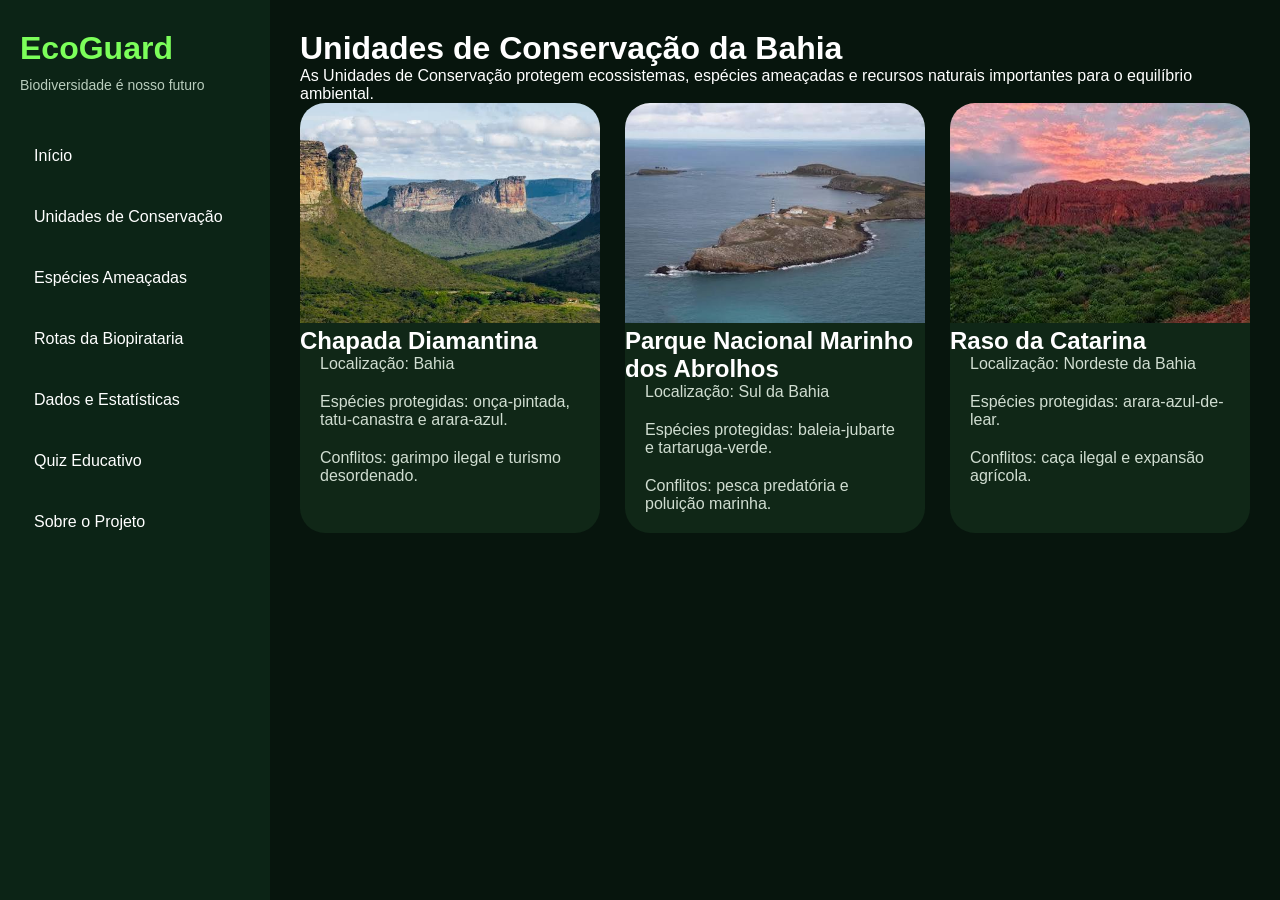
<file: index2.html>
<!DOCTYPE html>
<html lang="pt-BR">
<head>
    <meta charset="UTF-8">
    <meta name="viewport" content="width=device-width, initial-scale=1.0">
    <title>Unidades de Conservação | EcoGuard</title>

    <link rel="stylesheet" href="style.css">
</head>

<body>

    <!-- MENU LATERAL -->
    <aside class="sidebar">

        <div class="logo">
            <h1>EcoGuard</h1>
            <p>Biodiversidade é nosso futuro</p>
        </div>

        <nav>
            <ul>
                <li><a href="index.html">Início</a></li>
                <li><a href="index2.html">Unidades de Conservação</a></li>
                <li><a href="index3.html">Espécies Ameaçadas</a></li>
                <li><a href="index4.html">Rotas da Biopirataria</a></li>
                <li><a href="index5.html">Dados e Estatísticas</a></li>
                <li><a href="index6.html">Quiz Educativo</a></li>
                <li><a href="index7.html">Sobre o Projeto</a></li>
            </ul>
        </nav>

    </aside>

    <!-- CONTEÚDO -->
    <main class="main-content">

        <h1>Unidades de Conservação da Bahia</h1>

        <p class="descricao">
            As Unidades de Conservação protegem ecossistemas,
            espécies ameaçadas e recursos naturais importantes
            para o equilíbrio ambiental.
        </p>

        <section class="grid">

            <div class="info-card">
                <img src="chapada.jpg" alt="Chapada Diamantina">

                <h2>Chapada Diamantina</h2>

                <p>
                    Localização: Bahia
                </p>

                <p>
                    Espécies protegidas:
                    onça-pintada, tatu-canastra e arara-azul.
                </p>

                <p>
                    Conflitos:
                    garimpo ilegal e turismo desordenado.
                </p>
            </div>

            <div class="info-card">
                <img src="abrolhos.jpg" alt="Abrolhos">

                <h2>Parque Nacional Marinho dos Abrolhos</h2>

                <p>
                    Localização: Sul da Bahia
                </p>

                <p>
                    Espécies protegidas:
                    baleia-jubarte e tartaruga-verde.
                </p>

                <p>
                    Conflitos:
                    pesca predatória e poluição marinha.
                </p>
            </div>

            <div class="info-card">
                <img src="raso.jpg" alt="Raso da Catarina">

                <h2>Raso da Catarina</h2>

                <p>
                    Localização: Nordeste da Bahia
                </p>

                <p>
                    Espécies protegidas:
                    arara-azul-de-lear.
                </p>

                <p>
                     Conflitos:
                    caça ilegal e expansão agrícola.
                </p>
            </div>

        </section>

    </main>

</body>
</html>
</file>
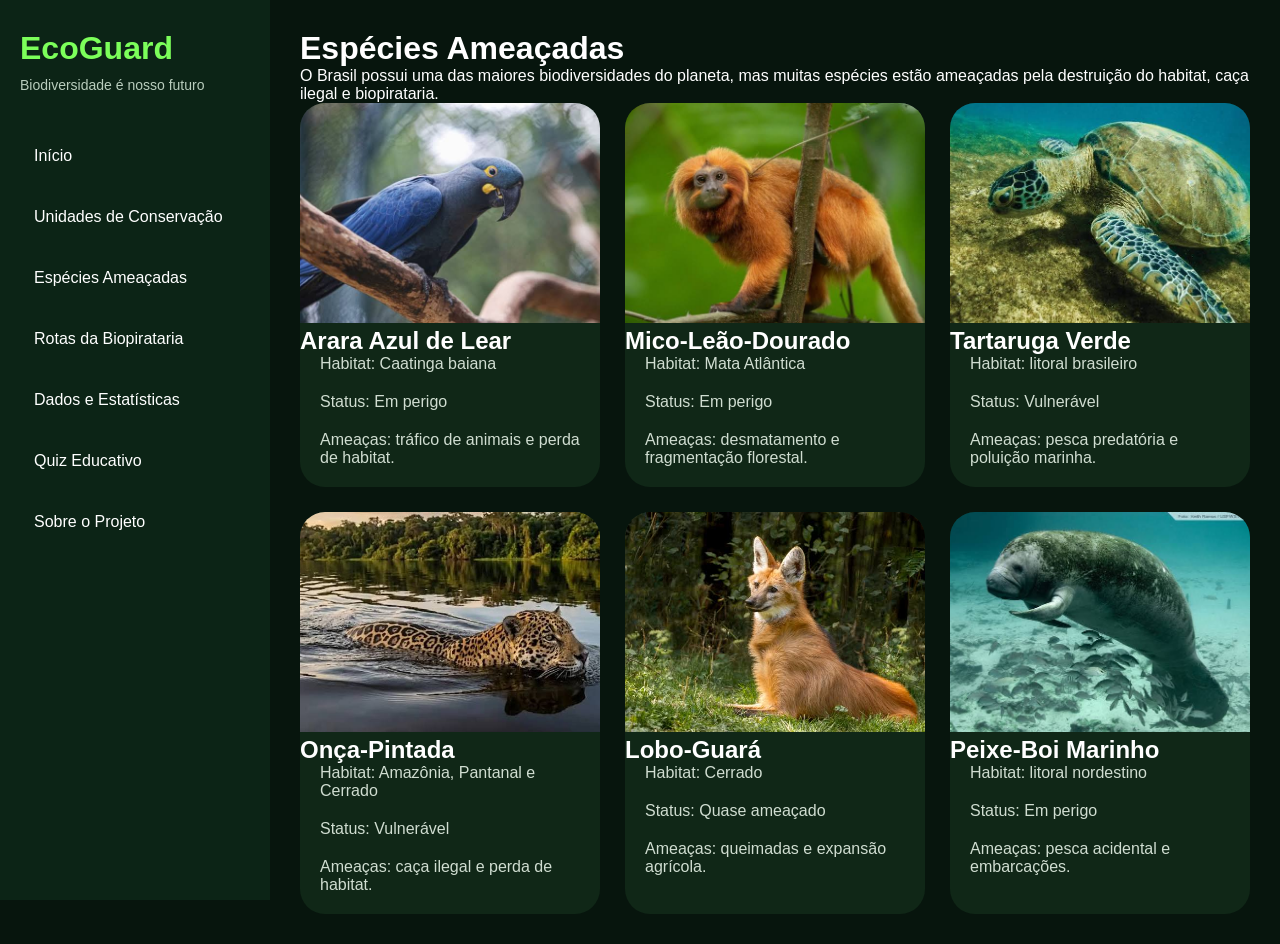
<file: index3.html>
<!DOCTYPE html>
<html lang="pt-BR">
<head>
    <meta charset="UTF-8">
    <meta name="viewport" content="width=device-width, initial-scale=1.0">
    <title>Espécies Ameaçadas | EcoGuard</title>

    <link rel="stylesheet" href="style.css">
</head>

<body>

    <!-- MENU -->
    <aside class="sidebar">

        <div class="logo">
            <h1>EcoGuard</h1>
            <p>Biodiversidade é nosso futuro</p>
        </div>

        <nav>
            <ul>
                <li><a href="index.html">Início</a></li>
                <li><a href="index2.html">Unidades de Conservação</a></li>
                <li><a href="index3.html">Espécies Ameaçadas</a></li>
                <li><a href="index4.html">Rotas da Biopirataria</a></li>
                <li><a href="index5.html">Dados e Estatísticas</a></li>
                <li><a href="index6.html">Quiz Educativo</a></li>
                <li><a href="index7.html">Sobre o Projeto</a></li>
            </ul>
        </nav>

    </aside>

    <!-- CONTEÚDO -->
    <main class="main-content">

        <h1>Espécies Ameaçadas</h1>

        <p class="descricao">
            O Brasil possui uma das maiores biodiversidades do planeta,
            mas muitas espécies estão ameaçadas pela destruição do habitat,
            caça ilegal e biopirataria.
        </p>

        <section class="grid">

            <div class="animal-card">
                <img src="arara.jpg" alt="Arara Azul de Lear">

                <h2>Arara Azul de Lear</h2>

                <p>Habitat: Caatinga baiana</p>
                <p>Status: Em perigo</p>
                <p>Ameaças: tráfico de animais e perda de habitat.</p>
            </div>

            <div class="animal-card">
                <img src="mico.jpg" alt="Mico Leão Dourado">

                <h2>Mico-Leão-Dourado</h2>

                <p>Habitat: Mata Atlântica</p>
                <p>Status: Em perigo</p>
                <p>Ameaças: desmatamento e fragmentação florestal.</p>
            </div>

            <div class="animal-card">
                <img src="tartaruga.jpg" alt="Tartaruga Verde">

                <h2>Tartaruga Verde</h2>

                <p>Habitat: litoral brasileiro</p>
                <p>Status: Vulnerável</p>
                <p>Ameaças: pesca predatória e poluição marinha.</p>
            </div>

            <div class="animal-card">
                <img src="onca.jpg" alt="Onça Pintada">

                <h2>Onça-Pintada</h2>

                <p>Habitat: Amazônia, Pantanal e Cerrado</p>
                <p>Status: Vulnerável</p>
                <p>Ameaças: caça ilegal e perda de habitat.</p>
            </div>

            <div class="animal-card">
                <img src="lobo.jpg" alt="Lobo Guará">

                <h2>Lobo-Guará</h2>

                <p>Habitat: Cerrado</p>
                <p>Status: Quase ameaçado</p>
                <p>Ameaças: queimadas e expansão agrícola.</p>
            </div>

            <div class="animal-card">
                <img src="peixeboi.jpg" alt="Peixe-Boi Marinho">

                <h2>Peixe-Boi Marinho</h2>

                <p> Habitat: litoral nordestino</p>
                <p> Status: Em perigo</p>
                <p> Ameaças: pesca acidental e embarcações.</p>
            </div>

        </section>

    </main>

</body>
</html>
</file>
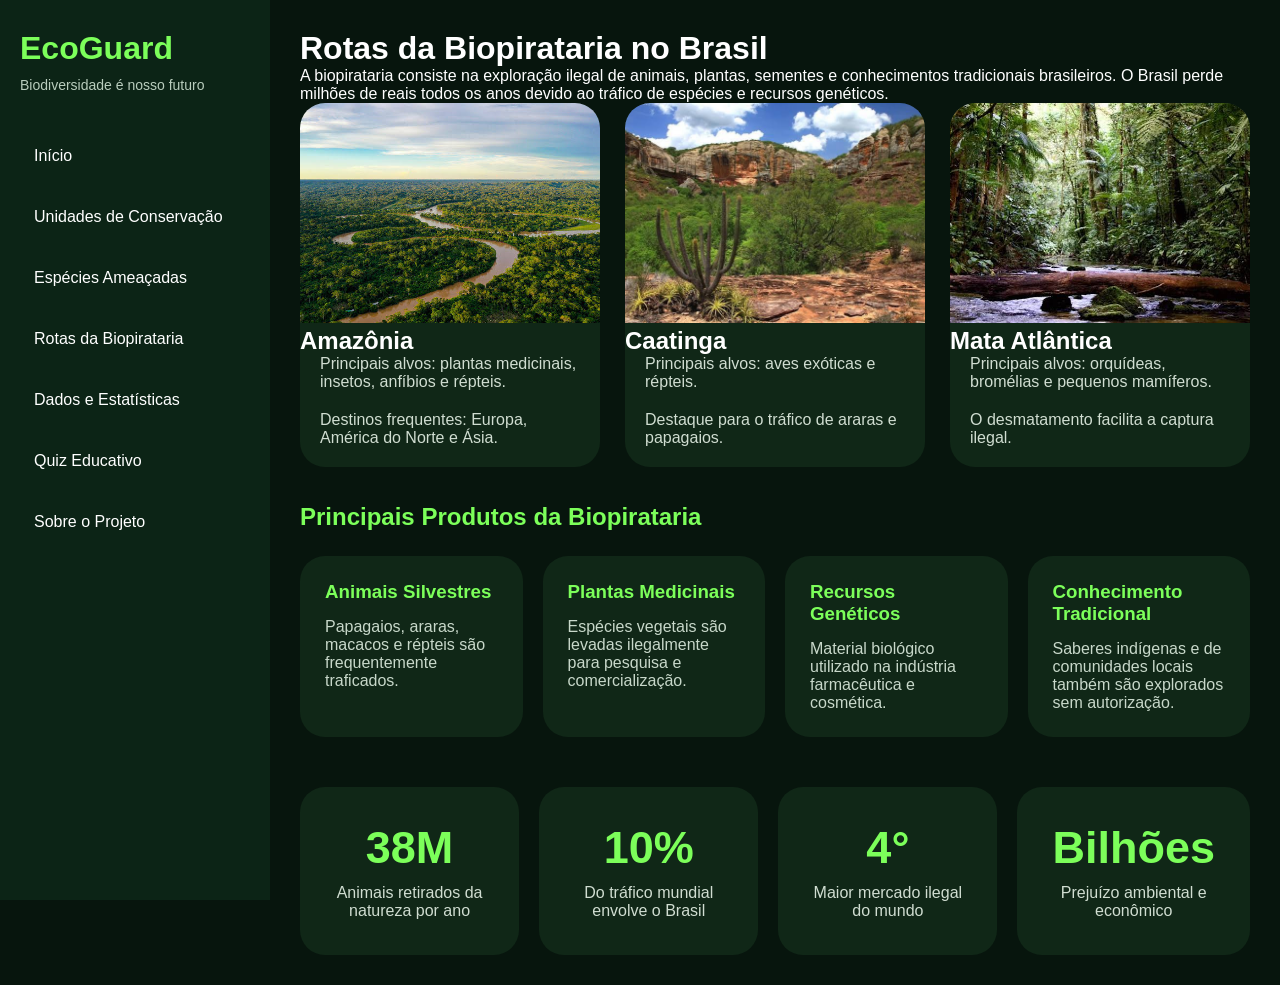
<file: index4.html>
<!DOCTYPE html>
<html lang="pt-BR">
<head>
    <meta charset="UTF-8">
    <meta name="viewport" content="width=device-width, initial-scale=1.0">
    <title>Rotas da Biopirataria | EcoGuard</title>

    <link rel="stylesheet" href="style.css">
</head>

<body>

    <!-- MENU LATERAL -->
    <aside class="sidebar">

        <div class="logo">
            <h1>EcoGuard</h1>
            <p>Biodiversidade é nosso futuro</p>
        </div>

        <nav>
            <ul>
                <li><a href="index.html">Início</a></li>
                <li><a href="index2.html">Unidades de Conservação</a></li>
                <li><a href="index3.html">Espécies Ameaçadas</a></li>
                <li><a href="index4.html">Rotas da Biopirataria</a></li>
                <li><a href="index5.html">Dados e Estatísticas</a></li>
                <li><a href="index6.html">Quiz Educativo</a></li>
                <li><a href="index7.html">Sobre o Projeto</a></li>
            </ul>
        </nav>

    </aside>

    <!-- CONTEÚDO -->
    <main class="main-content">

        <h1>Rotas da Biopirataria no Brasil</h1>

        <p class="descricao">
            A biopirataria consiste na exploração ilegal de animais,
            plantas, sementes e conhecimentos tradicionais brasileiros.
            O Brasil perde milhões de reais todos os anos devido ao
            tráfico de espécies e recursos genéticos.
        </p>

        <section class="grid">

            <div class="info-card">
                <img src="amazonia.jpg" alt="Amazônia">

                <h2>Amazônia</h2>

                <p>
                    Principais alvos:
                    plantas medicinais, insetos, anfíbios e répteis.
                </p>

                <p>
                    Destinos frequentes:
                    Europa, América do Norte e Ásia.
                </p>
            </div>

            <div class="info-card">
                <img src="caatinga.jpg" alt="Caatinga">

                <h2>Caatinga</h2>

                <p>
                    Principais alvos:
                    aves exóticas e répteis.
                </p>

                <p>
                    Destaque para o tráfico de araras e papagaios.
                </p>
            </div>

            <div class="info-card">
                <img src="mataatlantica.jpg" alt="Mata Atlântica">

                <h2>Mata Atlântica</h2>

                <p>
                    Principais alvos:
                    orquídeas, bromélias e pequenos mamíferos.
                </p>

                <p>
                    O desmatamento facilita a captura ilegal.
                </p>
            </div>

        </section>

        <br><br>

        <section class="section">

            <h2> Principais Produtos da Biopirataria</h2>

            <div class="cards">

                <div class="card">
                    <h3> Animais Silvestres</h3>
                    <p>
                        Papagaios, araras, macacos e répteis
                        são frequentemente traficados.
                    </p>
                </div>

                <div class="card">
                    <h3> Plantas Medicinais</h3>
                    <p>
                        Espécies vegetais são levadas ilegalmente
                        para pesquisa e comercialização.
                    </p>
                </div>

                <div class="card">
                    <h3> Recursos Genéticos</h3>
                    <p>
                        Material biológico utilizado na indústria
                        farmacêutica e cosmética.
                    </p>
                </div>

                <div class="card">
                    <h3> Conhecimento Tradicional</h3>
                    <p>
                        Saberes indígenas e de comunidades locais
                        também são explorados sem autorização.
                    </p>
                </div>

            </div>

        </section>

        <section class="stats">
            <div class="stat-box">
                <h2>38M</h2>
                <p>Animais retirados da natureza por ano</p>
            </div>

            <div class="stat-box">
                <h2>10%</h2>
                <p>Do tráfico mundial envolve o Brasil</p>
            </div>

            <div class="stat-box">
                <h2>4°</h2>
                <p>Maior mercado ilegal do mundo</p>
            </div>

            <div class="stat-box">
                <h2>Bilhões</h2>
                <p>Prejuízo ambiental e econômico</p>
            </div>

        </section>

    </main>

</body>
</html>
</file>
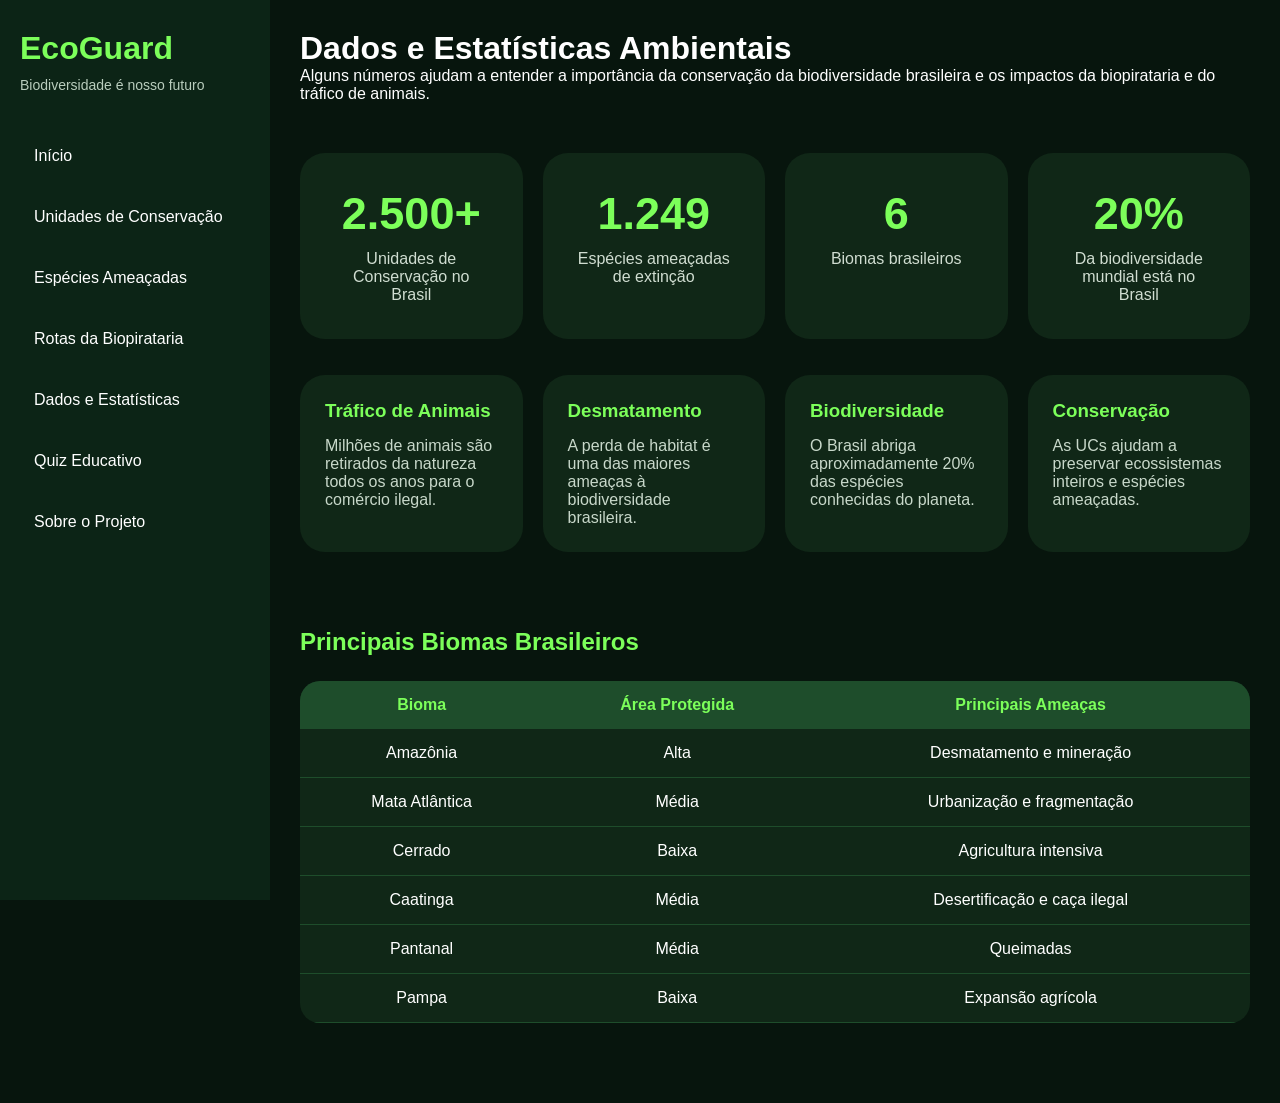
<file: index5.html>
<!DOCTYPE html>
<html lang="pt-BR">
<head>
    <meta charset="UTF-8">
    <meta name="viewport" content="width=device-width, initial-scale=1.0">
    <title>Dados e Estatísticas | EcoGuard</title>

    <link rel="stylesheet" href="style.css">
    <link rel="stylesheet" href="style2.css">
</head>

<body>

    <!-- MENU LATERAL -->
    <aside class="sidebar">

        <div class="logo">
            <h1>EcoGuard</h1>
            <p>Biodiversidade é nosso futuro</p>
        </div>

        <nav>
            <ul>
                <li><a href="index.html">Início</a></li>
                <li><a href="index2.html">Unidades de Conservação</a></li>
                <li><a href="index3.html">Espécies Ameaçadas</a></li>
                <li><a href="index4.html">Rotas da Biopirataria</a></li>
                <li><a href="index5.html">Dados e Estatísticas</a></li>
                <li><a href="index6.html">Quiz Educativo</a></li>
                <li><a href="index7.html">Sobre o Projeto</a></li>
            </ul>
        </nav>

    </aside>

    <!-- CONTEÚDO -->
    <main class="main-content">

        <h1>Dados e Estatísticas Ambientais</h1>

        <p class="descricao">
            Alguns números ajudam a entender a importância da
            conservação da biodiversidade brasileira e os impactos
            da biopirataria e do tráfico de animais.
        </p>

        <!-- ESTATÍSTICAS PRINCIPAIS -->
        <section class="stats">

            <div class="stat-box">
                <h2>2.500+</h2>
                <p>Unidades de Conservação no Brasil</p>
            </div>

            <div class="stat-box">
                <h2>1.249</h2>
                <p>Espécies ameaçadas de extinção</p>
            </div>

            <div class="stat-box">
                <h2>6</h2>
                <p>Biomas brasileiros</p>
            </div>

            <div class="stat-box">
                <h2>20%</h2>
                <p>Da biodiversidade mundial está no Brasil</p>
            </div>

        </section>

        <br><br>

        <!-- CARDS -->
        <section class="cards">

            <div class="card">
                <h3>Tráfico de Animais</h3>
                <p>
                    Milhões de animais são retirados da natureza
                    todos os anos para o comércio ilegal.
                </p>
            </div>

            <div class="card">
                <h3>Desmatamento</h3>
                <p>
                    A perda de habitat é uma das maiores ameaças
                    à biodiversidade brasileira.
                </p>
            </div>

            <div class="card">
                <h3>Biodiversidade</h3>
                <p>
                    O Brasil abriga aproximadamente 20% das espécies
                    conhecidas do planeta.
                </p>
            </div>

            <div class="card">
                <h3> Conservação</h3>
                <p>
                    As UCs ajudam a preservar ecossistemas inteiros
                    e espécies ameaçadas.
                </p>
            </div>

        </section>

        <br><br>

        <!-- TABELA -->
        <section class="section">

            <h2> Principais Biomas Brasileiros</h2>

            <table class="tabela">

                <tr>
                    <th>Bioma</th>
                    <th>Área Protegida</th>
                    <th>Principais Ameaças</th>
                </tr>

                <tr>
                    <td>Amazônia</td>
                    <td>Alta</td>
                    <td>Desmatamento e mineração</td>
                </tr>

                <tr>
                    <td>Mata Atlântica</td>
                    <td>Média</td>
                    <td>Urbanização e fragmentação</td>
                </tr>

                <tr>
                    <td>Cerrado</td>
                    <td>Baixa</td>
                    <td>Agricultura intensiva</td>
                </tr>
                <tr>    
                    <td>Caatinga</td>
                    <td>Média</td>
                    <td>Desertificação e caça ilegal</td>
                </tr>

                <tr>
                    <td>Pantanal</td>
                    <td>Média</td>
                    <td>Queimadas</td>
                </tr>

                <tr>
                    <td>Pampa</td>
                    <td>Baixa</td>
                    <td>Expansão agrícola</td>
                </tr>

            </table>

        </section>

    </main>

</body>
</html>
</file>
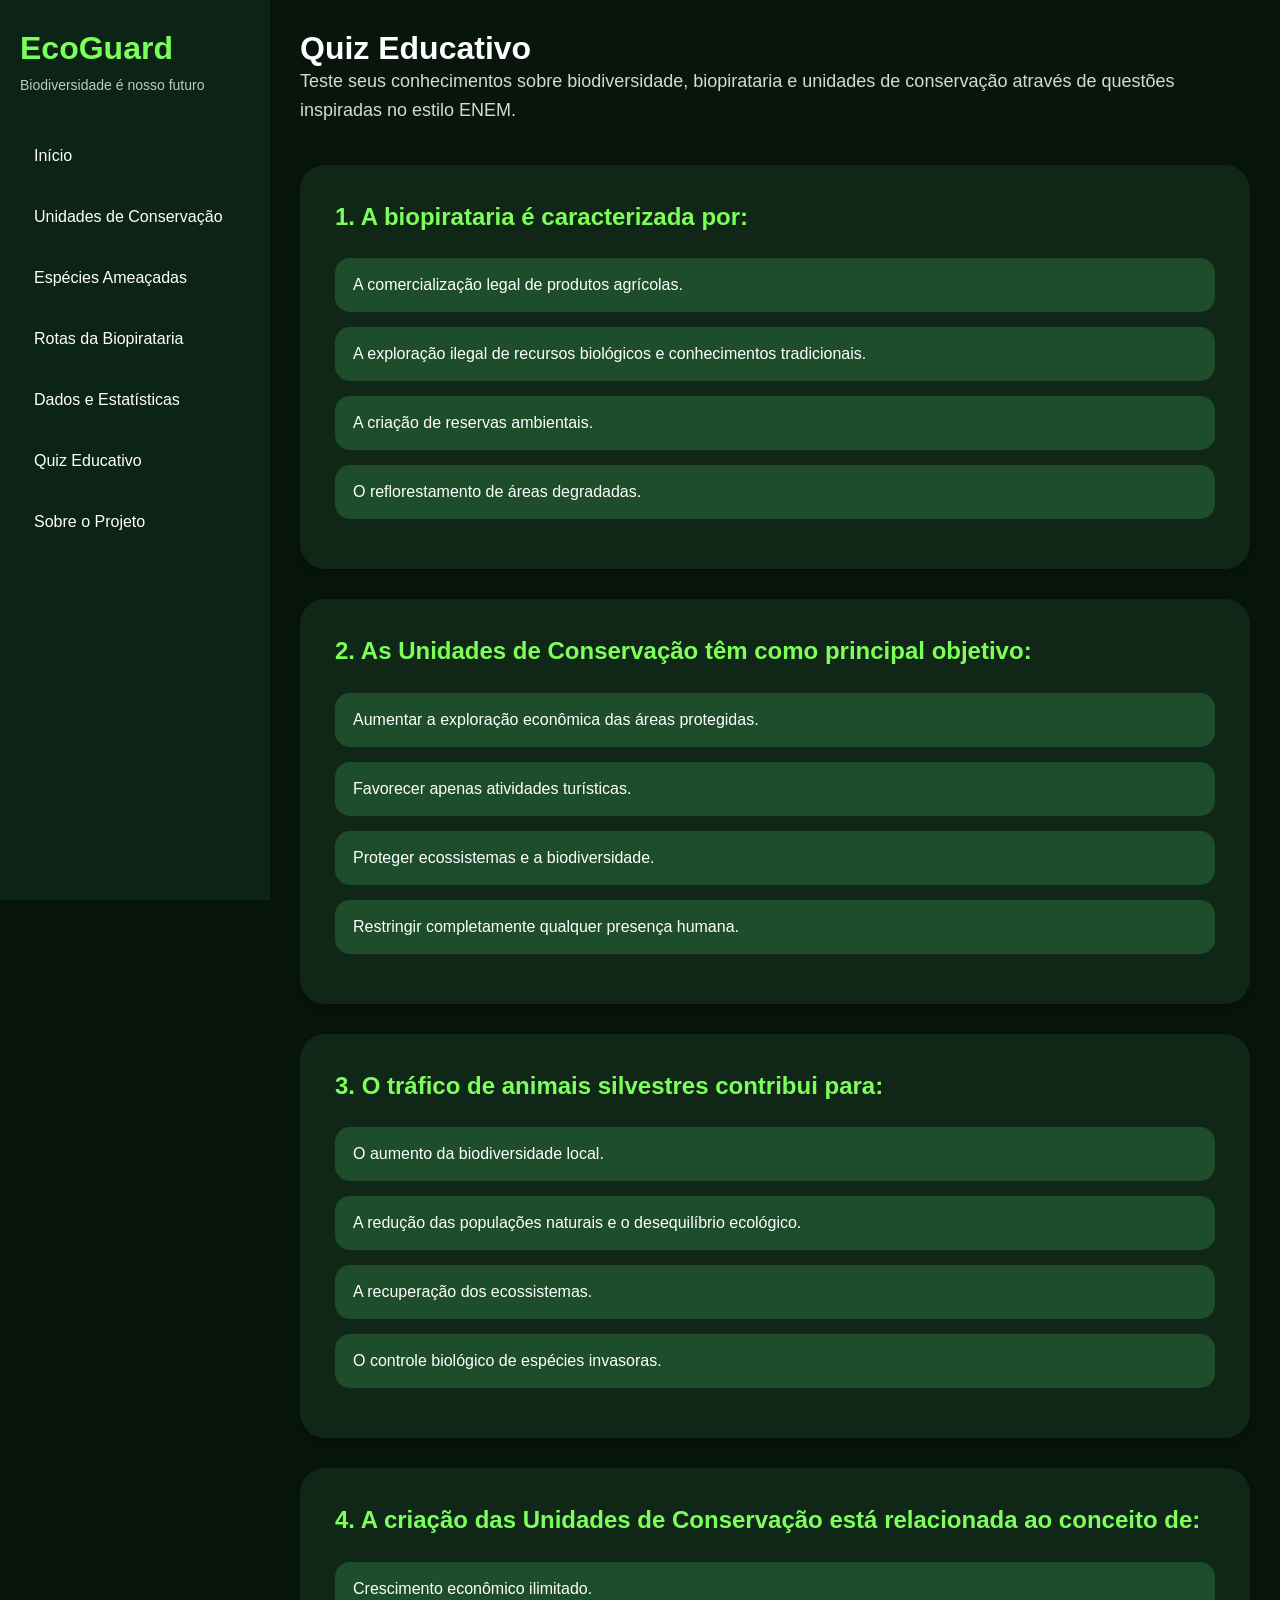
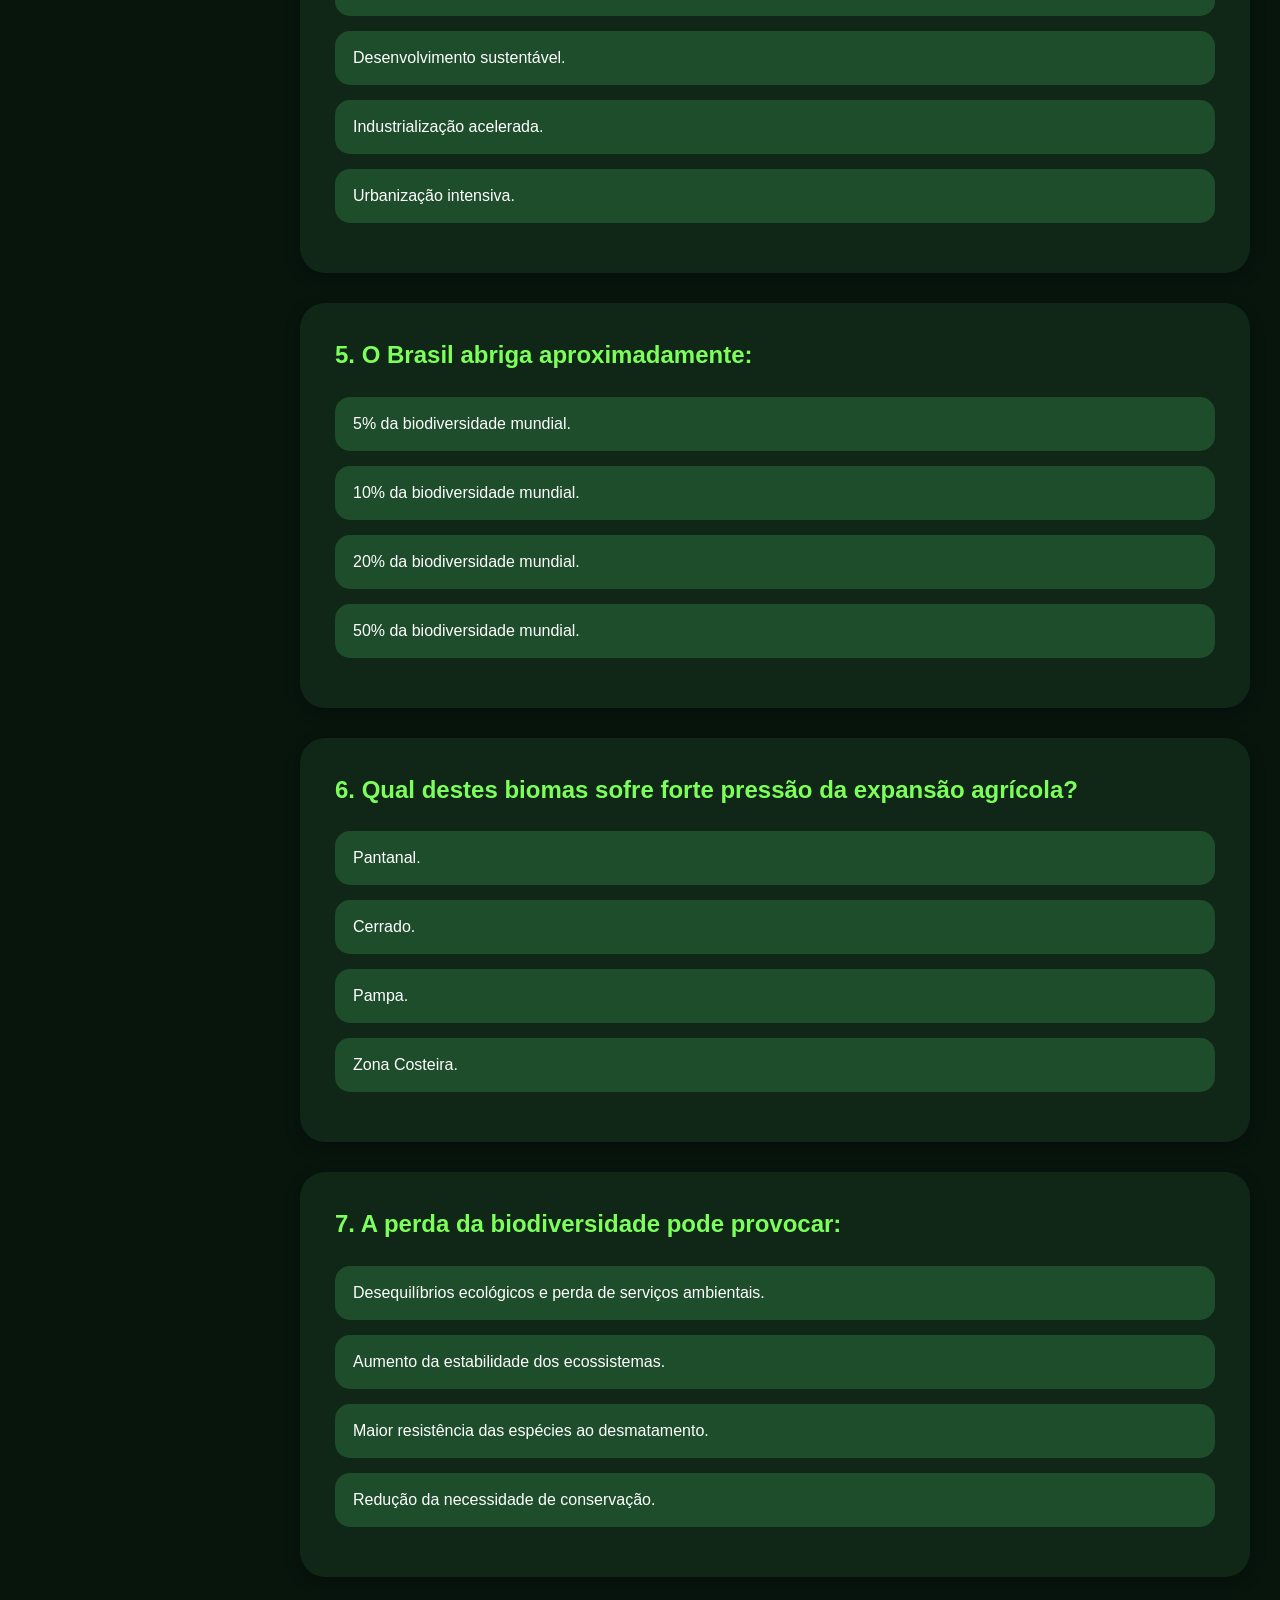
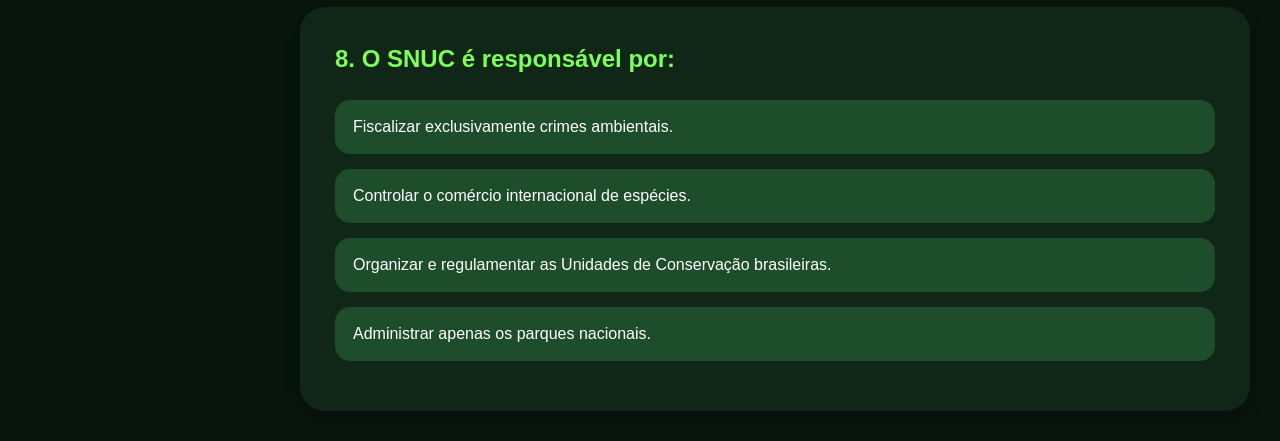
<file: index6.html>
<!DOCTYPE html>
<html lang="pt-BR">

<head>
    <meta charset="UTF-8">
    <meta name="viewport" content="width=device-width, initial-scale=1.0">
    <title>Quiz Educativo | EcoGuard</title>

    <link rel="stylesheet" href="style.css">
    <link rel="stylesheet" href="style3.css">
</head>

<body>

    <!-- MENU LATERAL -->
    <aside class="sidebar">

        <div class="logo">
            <h1>EcoGuard</h1>
            <p>Biodiversidade é nosso futuro</p>
        </div>

        <nav>
            <ul>
                <li><a href="index.html">Início</a></li>
                <li><a href="index2.html">Unidades de Conservação</a></li>
                <li><a href="index3.html">Espécies Ameaçadas</a></li>
                <li><a href="index4.html">Rotas da Biopirataria</a></li>
                <li><a href="index5.html">Dados e Estatísticas</a></li>
                <li><a href="index6.html">Quiz Educativo</a></li>
                <li><a href="index7.html">Sobre o Projeto</a></li>
            </ul>
        </nav>

    </aside>

    <!-- CONTEÚDO PRINCIPAL -->
    <main class="main-content">

        <h1>Quiz Educativo</h1>

        <p class="descricao">
            Teste seus conhecimentos sobre biodiversidade, biopirataria e
            unidades de conservação através de questões inspiradas no estilo ENEM.
        </p>

        <div class="quiz-container">
           <div class="quiz-card">

    <h2>1. A biopirataria é caracterizada por:</h2>

    <button data-correta="false"
    onclick="verificarResposta(this, false)">
        A comercialização legal de produtos agrícolas.
    </button>

    <button data-correta="true"
    onclick="verificarResposta(this, true)">
        A exploração ilegal de recursos biológicos e conhecimentos tradicionais.
    </button>

    <button data-correta="false"
    onclick="verificarResposta(this, false)">
        A criação de reservas ambientais.
    </button>

    <button data-correta="false"
    onclick="verificarResposta(this, false)">
        O reflorestamento de áreas degradadas.
         </button>

         <p class="resultado"></p>

          </div>

          <div class="quiz-card">

    <h2>2. As Unidades de Conservação têm como principal objetivo:</h2>

    <button data-correta="false"
    onclick="verificarResposta(this, false)">
        Aumentar a exploração econômica das áreas protegidas.
    </button>

    <button data-correta="false"
    onclick="verificarResposta(this, false)">
        Favorecer apenas atividades turísticas.
    </button>

    <button data-correta="true"
    onclick="verificarResposta(this, true)">
        Proteger ecossistemas e a biodiversidade.
    </button>

    <button data-correta="false"
    onclick="verificarResposta(this, false)">
        Restringir completamente qualquer presença humana.
    </button>

    <p class="resultado"></p>

</div>

        <div class="quiz-card">

    <h2>3. O tráfico de animais silvestres contribui para:</h2>

    <button data-correta="false"
    onclick="verificarResposta(this, false)">
        O aumento da biodiversidade local.
    </button>

    <button data-correta="true"
    onclick="verificarResposta(this, true)">
        A redução das populações naturais e o desequilíbrio ecológico.
    </button>

    <button data-correta="false"
    onclick="verificarResposta(this, false)">
        A recuperação dos ecossistemas.
    </button>

    <button data-correta="false"
    onclick="verificarResposta(this, false)">
        O controle biológico de espécies invasoras.
    </button>

    <p class="resultado"></p>

</div> 

        <div class="quiz-card">

    <h2>4. A criação das Unidades de Conservação está relacionada ao conceito de:</h2>

    <button data-correta="false"
    onclick="verificarResposta(this, false)">
        Crescimento econômico ilimitado.
    </button>

    <button data-correta="true"
    onclick="verificarResposta(this, true)">
        Desenvolvimento sustentável.
    </button>

    <button data-correta="false"
    onclick="verificarResposta(this, false)">
        Industrialização acelerada.
    </button>

    <button data-correta="false"
    onclick="verificarResposta(this, false)">
        Urbanização intensiva.
    </button>

    <p class="resultado"></p>

</div>

<div class="quiz-card">

    <h2>5. O Brasil abriga aproximadamente:</h2>

    <button data-correta="false"
    onclick="verificarResposta(this, false)">
        5% da biodiversidade mundial.
    </button>

    <button data-correta="false"
    onclick="verificarResposta(this, false)">
        10% da biodiversidade mundial.
    </button>

    <button data-correta="true"
    onclick="verificarResposta(this, true)">
        20% da biodiversidade mundial.
    </button>

    <button data-correta="false"
    onclick="verificarResposta(this, false)">
        50% da biodiversidade mundial.
    </button>

    <p class="resultado"></p>

</div>

<div class="quiz-card">

    <h2> 6. Qual destes biomas sofre forte pressão da expansão agrícola?</h2>

    <button data-correta="false"
    onclick="verificarResposta(this, false)">
        Pantanal.
    </button>

    <button data-correta="true"
    onclick="verificarResposta(this, true)">
        Cerrado.
    </button>

    <button data-correta="false"
    onclick="verificarResposta(this, false)">
        Pampa.
    </button>

    <button data-correta="false"
    onclick="verificarResposta(this, false)">
        Zona Costeira.
    </button>

    <p class="resultado"></p>

</div>

<div class="quiz-card">

    <h2>7. A perda da biodiversidade pode provocar:</h2>

    <button data-correta="true"
    onclick="verificarResposta(this, true)">
        Desequilíbrios ecológicos e perda de serviços ambientais.
    </button>

    <button data-correta="false"
    onclick="verificarResposta(this, false)">
        Aumento da estabilidade dos ecossistemas.
    </button>

    <button data-correta="false"
    onclick="verificarResposta(this, false)">
        Maior resistência das espécies ao desmatamento.
    </button>

    <button data-correta="false"
    onclick="verificarResposta(this, false)">
        Redução da necessidade de conservação.
    </button>

    <p class="resultado"></p>

</div>

<div class="quiz-card">

    <h2>8. O SNUC é responsável por:</h2>

    <button data-correta="false"
    onclick="verificarResposta(this, false)">
        Fiscalizar exclusivamente crimes ambientais.
    </button>

    <button data-correta="false"
    onclick="verificarResposta(this, false)">
        Controlar o comércio internacional de espécies.
    </button>

    <button data-correta="true"
    onclick="verificarResposta(this, true)">
        Organizar e regulamentar as Unidades de Conservação brasileiras.
    </button>

    <button data-correta="false"
    onclick="verificarResposta(this, false)">
        Administrar apenas os parques nacionais.
    </button>

    <p class="resultado"></p>

</div>

        </div>

    </main>

    <script src="script.js"></script>

</body>
</html>
</file>
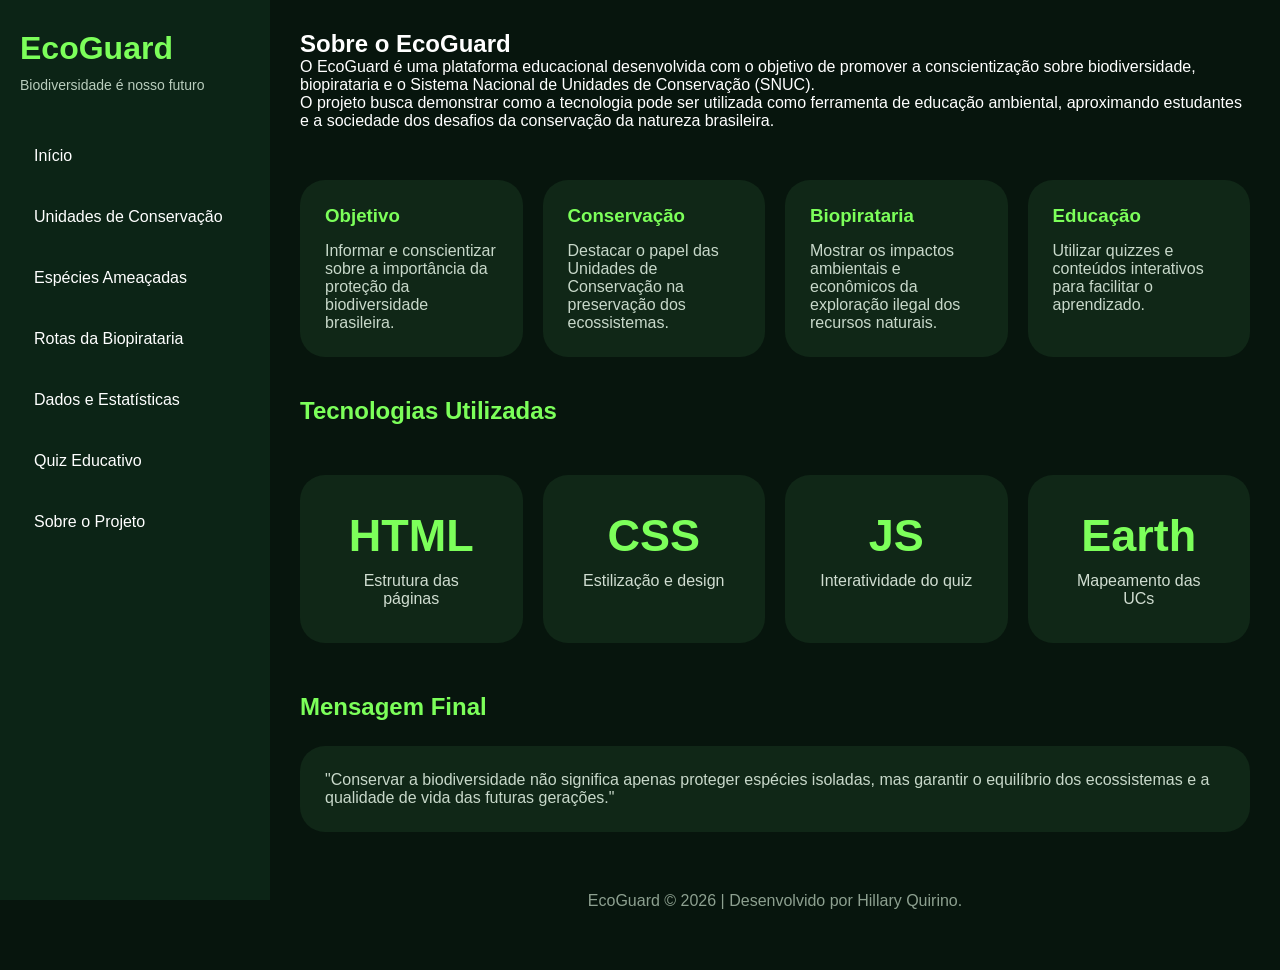
<file: index7.html>
<!DOCTYPE html>
<html lang="pt-BR">
<head>
    <meta charset="UTF-8">
    <meta name="viewport" content="width=device-width, initial-scale=1.0">
    <title>Sobre o Projeto | EcoGuard</title>

    <link rel="stylesheet" href="style.css">
</head>

<body>

    <!-- MENU LATERAL -->
    <aside class="sidebar">

        <div class="logo">
            <h1>EcoGuard</h1>
            <p>Biodiversidade é nosso futuro</p>
        </div>

        <nav>
            <ul>
                <li><a href="index.html">Início</a></li>
                <li><a href="index2.html">Unidades de Conservação</a></li>
                <li><a href="index3.html">Espécies Ameaçadas</a></li>
                <li><a href="index4.html">Rotas da Biopirataria</a></li>
                <li><a href="index5.html">Dados e Estatísticas</a></li>
                <li><a href="index6.html">Quiz Educativo</a></li>
                <li><a href="index7.html">Sobre o Projeto</a></li>
            </ul>
        </nav>

    </aside>

    <!-- CONTEÚDO -->
    <main class="main-content">

        <section class="section">

            <h1>Sobre o EcoGuard </h1>
            
            <p class="descricao">
                O EcoGuard é uma plataforma educacional desenvolvida
                com o objetivo de promover a conscientização sobre
                biodiversidade, biopirataria e o Sistema Nacional de
                Unidades de Conservação (SNUC).
            </p>

            <p class="descricao">
                O projeto busca demonstrar como a tecnologia pode ser
                utilizada como ferramenta de educação ambiental,
                aproximando estudantes e a sociedade dos desafios da
                conservação da natureza brasileira.
            </p>

        </section>

        <section class="cards">

            <div class="card">
                <h3>Objetivo</h3>
                <p>
                    Informar e conscientizar sobre a importância
                    da proteção da biodiversidade brasileira.
                </p>
            </div>

            <div class="card">
                <h3>Conservação</h3>
                <p>
                    Destacar o papel das Unidades de Conservação
                    na preservação dos ecossistemas.
                </p>
            </div>

            <div class="card">
                <h3>Biopirataria</h3>
                <p>
                    Mostrar os impactos ambientais e econômicos
                    da exploração ilegal dos recursos naturais.
                </p>
            </div>

            <div class="card">
                <h3>Educação</h3>
                <p>
                    Utilizar quizzes e conteúdos interativos para
                    facilitar o aprendizado.
                </p>
            </div>

        </section>

        <section class="section">

            <h2>Tecnologias Utilizadas</h2>

            <div class="stats">

                <div class="stat-box">
                    <h2>HTML</h2>
                    <p>Estrutura das páginas</p>
                </div>

                <div class="stat-box">
                    <h2>CSS</h2>
                    <p>Estilização e design</p>
                </div>

                <div class="stat-box">
                    <h2>JS</h2>
                    <p>Interatividade do quiz</p>
                </div>

                <div class="stat-box">
                    <h2>Earth</h2>
                    <p>Mapeamento das UCs</p>
                </div>

            </div>

        </section>

        <section class="section">

            <h2> Mensagem Final</h2>

            <div class="card">

                <p>
                    "Conservar a biodiversidade não significa apenas
                    proteger espécies isoladas, mas garantir o equilíbrio
                    dos ecossistemas e a qualidade de vida das futuras
                    gerações."
                </p>

            </div>

        </section>

        <footer>
            <p>
                 EcoGuard © 2026 | Desenvolvido por Hillary Quirino. 
            </p>
        </footer>

    </main>

</body>
</html>
</file>
<file: style.css>
* {
    margin: 0;
    padding: 0;
    box-sizing: border-box;
}

body {
    font-family: 'Poppins', sans-serif;
    background-color: #07150d;
    color: white;
    display: flex;
}

/* MENU LATERAL */

.sidebar {
    width: 270px;
    min-height: 100vh;
    background: #0c2416;
    padding: 30px 20px;
    position: fixed;
    left: 0;
    top: 0;
}

.logo h1 {
    color: #7CFF5A;
    margin-bottom: 10px;
    font-size: 2rem;
}

.logo p {
    color: #b9cdbd;
    font-size: 14px;
    margin-bottom: 40px;
}

.sidebar ul {
    list-style: none;
}

.sidebar li {
    margin-bottom: 15px;
}

.sidebar a {
    text-decoration: none;
    color: white;
    display: block;
    padding: 14px;
    border-radius: 12px;
    transition: 0.3s;
}

.sidebar a:hover {
    background: #1e4d2b;
    transform: translateX(5px);
}

/* CONTEÚDO */

.main-content {
    margin-left: 270px;
    width: calc(100% - 270px);
    padding: 30px;
}

/* TOPO */

.topbar {
    display: flex;
    justify-content: space-between;
    align-items: center;
    margin-bottom: 40px;
}

.topbar input {
    width: 70%;
    padding: 15px;
    border-radius: 15px;
    border: none;
    outline: none;
    background: #12281a;
    color: white;
}

.btn-denuncia {
    padding: 15px 25px;
    border: none;
    border-radius: 15px;
    background: #7CFF5A;
    color: #0b1c10;
    font-weight: bold;
    cursor: pointer;
    transition: 0.3s;
}

.btn-denuncia:hover {
    transform: scale(1.05);
}

/* HERO */

.hero {
    display: flex;
    justify-content: space-between;
    align-items: center;
    background: linear-gradient(
        135deg,
        #102717,
        #16311f
    );
    border-radius: 30px;
    padding: 50px;
    margin-bottom: 40px;
}

.hero-text {
    width: 50%;
}

.hero-text h2 {
    color: #c8d8ca;
    margin-bottom: 10px;
}

.hero-text h1 {
    font-size: 70px;
    color: #7CFF5A;
    margin-bottom: 20px;
}

.hero-text p {
    font-size: 20px;
    color: #d0ddd1;
    margin-bottom: 30px;
}

.hero-text button {
    padding: 18px 35px;
    border: none;
    border-radius: 15px;
    background: #7CFF5A;
    color: #102717;
    font-size: 16px;
    font-weight: bold;
    cursor: pointer;
    transition: 0.3s;
}

.hero-text button:hover {
    transform: scale(1.05);
}

.hero-image img {
    width: 500px;
    border-radius: 25px;
}

/* CARDS */

.cards {
    display: grid;
    grid-template-columns: repeat(4, 1fr);
    gap: 20px;
    margin-bottom: 40px;
}

.card {
    background: #102717;
    padding: 25px;
    border-radius: 25px;
    transition: 0.3s;
}

.card:hover {
    transform: translateY(-8px);
    box-shadow: 0 10px 30px rgba(124,255,90,0.15);
}

.card h3 {
    margin-bottom: 15px;
    color: #7CFF5A;
}

.card p {
    color: #c8d8ca;
}

/* SEÇÕES */

.section {
    margin-bottom: 50px;
}

.section h2 {
    margin-bottom: 25px;
    color: #7CFF5A;
}

/* GRIDS */

.grid {
    display: grid;
    grid-template-columns: repeat(3, 1fr);
    gap: 25px;
}

.info-card,
.animal-card {
    background: #102717;
    border-radius: 25px;
    overflow: hidden;
    transition: 0.3s;
}

.info-card:hover,
.animal-card:hover {
    transform: translateY(-8px);
    box-shadow: 0 10px 30px rgba(124,255,90,0.15);
}

.info-card img,
.animal-card img {
    width: 100%;
    height: 220px;
    object-fit: cover;
}

.info-card h3,
.animal-card h3 {
    padding: 20px 20px 10px;
}

.info-card p,
.animal-card p {
    padding: 0 20px 20px;
    color: #d0ddd1;
}

/* ESTATÍSTICAS */

.stats {
    display: grid;
    grid-template-columns: repeat(4, 1fr);
    gap: 20px;
    margin-top: 50px;
}

.stat-box {
    background: #102717;
    border-radius: 25px;
    padding: 35px;
    text-align: center;
}

.stat-box h2 {
    font-size: 45px;
    color: #7CFF5A;
    margin-bottom: 10px;
}

.stat-box p {
    color: #d0ddd1;
}

/* RODAPÉ */

footer {
    margin-top: 60px;
    text-align: center;
    color: #8da090;
    padding-bottom: 30px;
}

/* RESPONSIVIDADE */

@media (max-width: 1200px) {

    .cards {
        grid-template-columns: repeat(2, 1fr);
    }
 .grid {
        grid-template-columns: repeat(2, 1fr);
    }

    .stats {
        grid-template-columns: repeat(2, 1fr);
    }

    .hero {
        flex-direction: column;
        text-align: center;
    }

    .hero-text {
        width: 100%;
        margin-bottom: 30px;
    }

    .hero-image img {
        width: 100%;
    }
}

@media (max-width: 768px) {

    .sidebar {
        display: none;
    }

    .main-content {
        margin-left: 0;
        width: 100%;
    }

    .cards,
    .grid,
    .stats {
        grid-template-columns: 1fr;
    }

    .topbar {
        flex-direction: column;
        gap: 20px;
    }

    .topbar input {
        width: 100%;
    }

    .hero-text h1 {
        font-size: 45px;
    }
}

@media (max-width: 768px) {

    .sidebar {
        position: relative;
        width: 100%;
        height: auto;
        padding: 20px;
    }

    .sidebar ul {
        display: flex;
        flex-wrap: wrap;
        justify-content: center;
        gap: 10px;
    }

    .sidebar ul li {
        list-style: none;
    }

    .sidebar ul li a {
        display: block;
        padding: 10px 15px;
        font-size: 14px;
    }

    .main-content {
        margin-left: 0;
        width: 100%;
        padding: 20px;
    }

}

@media (max-width: 768px) {

    .sidebar {
        position: relative;
        width: 100%;
        height: auto;
        padding: 20px;
    }

    .sidebar ul {
        display: flex;
        flex-wrap: wrap;
        justify-content: center;
        gap: 10px;
    }

    .sidebar ul li {
        list-style: none;
    }

    .sidebar ul li a {
        display: block;
        padding: 10px 15px;
        font-size: 14px;
    }

    .main-content {
        margin-left: 0;
        width: 100%;
        padding: 20px;
    }

}
</file>
<file: style2.css>
.tabela{
    width: 100%;
    border-collapse: collapse;
    margin-top: 20px;
    background-color: #102717;
    border-radius: 20px;
    overflow: hidden;
}

.tabela th{ 
    background: #1e4d2b;
    color: #7CFF5A;
    padding: 15px;
}

.tabela td{
    padding: 15px;
    text-align: center; 
    border-bottom: 1px solid #1e4d2b;
}

.tabela tr:hover {
    background-color: #173522;
}
</file>
<file: style3.css>
/* =======================
   QUIZ EDUCATIVO
======================= */

.descricao {
    color: #d0ddd1;
    font-size: 18px;
    margin-bottom: 40px;
    max-width: 900px;
    line-height: 1.6;
}

.quiz-container {
    display: flex;
    flex-direction: column;
    gap: 30px;
}

.quiz-card {
    background: #102717;
    padding: 35px;
    border-radius: 25px;
    box-shadow: 0 5px 15px rgba(0,0,0,0.3);
    transition: 0.3s;
}

.quiz-card:hover {
    transform: translateY(-5px);
    box-shadow: 0 10px 30px rgba(124,255,90,0.15);
}

.quiz-card h2 {
    color: #7CFF5A;
    margin-bottom: 25px;
    font-size: 24px;
    line-height: 1.4;
}

.quiz-card button {
    width: 100%;
    padding: 18px;
    margin-bottom: 15px;
    border: none;
    border-radius: 15px;
    background: #1e4d2b;
    color: white;
    font-size: 16px;
    text-align: left;
    cursor: pointer;
    transition: 0.3s;
}

.quiz-card button:hover {
    background: #2d6b3f;
    transform: scale(1.02);
}

.quiz-card button:last-child {
    margin-bottom: 0;
}

/* RESPONSIVIDADE */

@media (max-width: 768px) {

    .quiz-card {
        padding: 25px;
    }

    .quiz-card h2 {
        font-size: 20px;
    }

    .quiz-card button {
        font-size: 14px;
        padding: 15px;
    }

}
</file>
